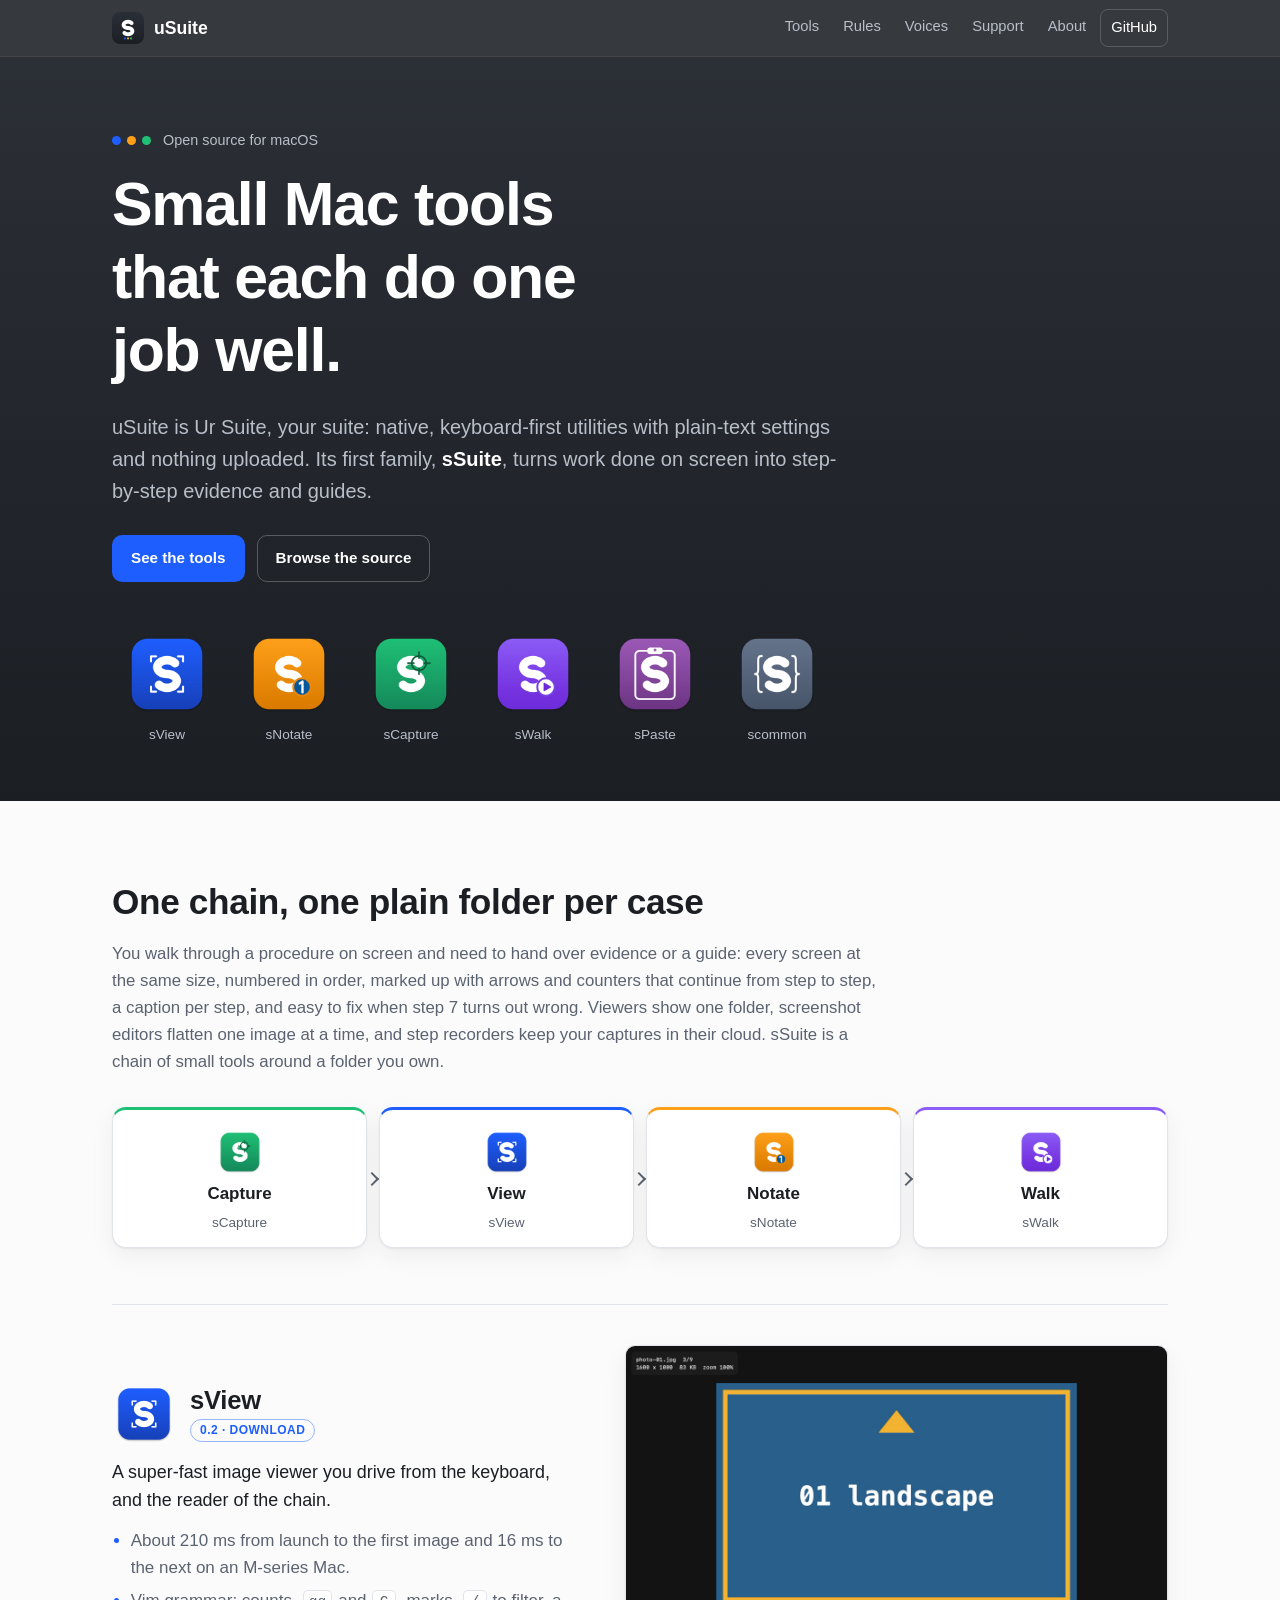
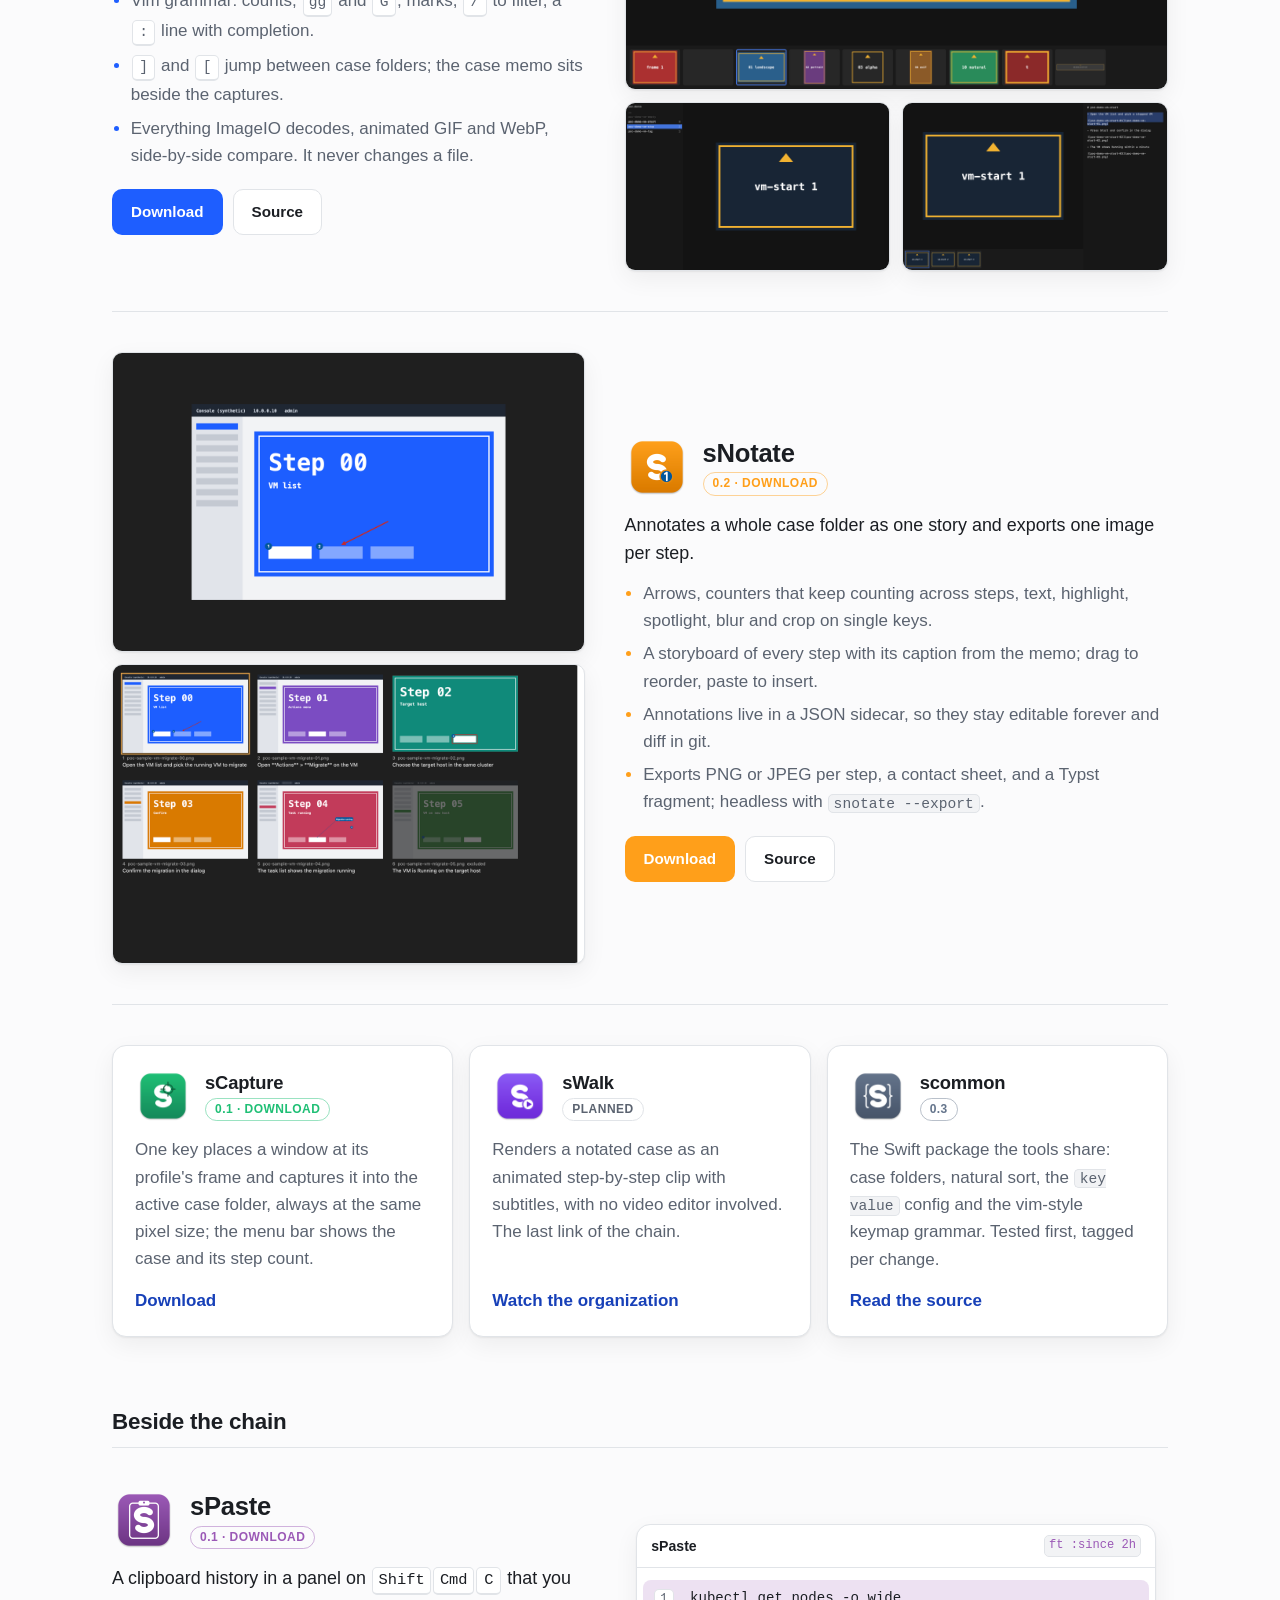
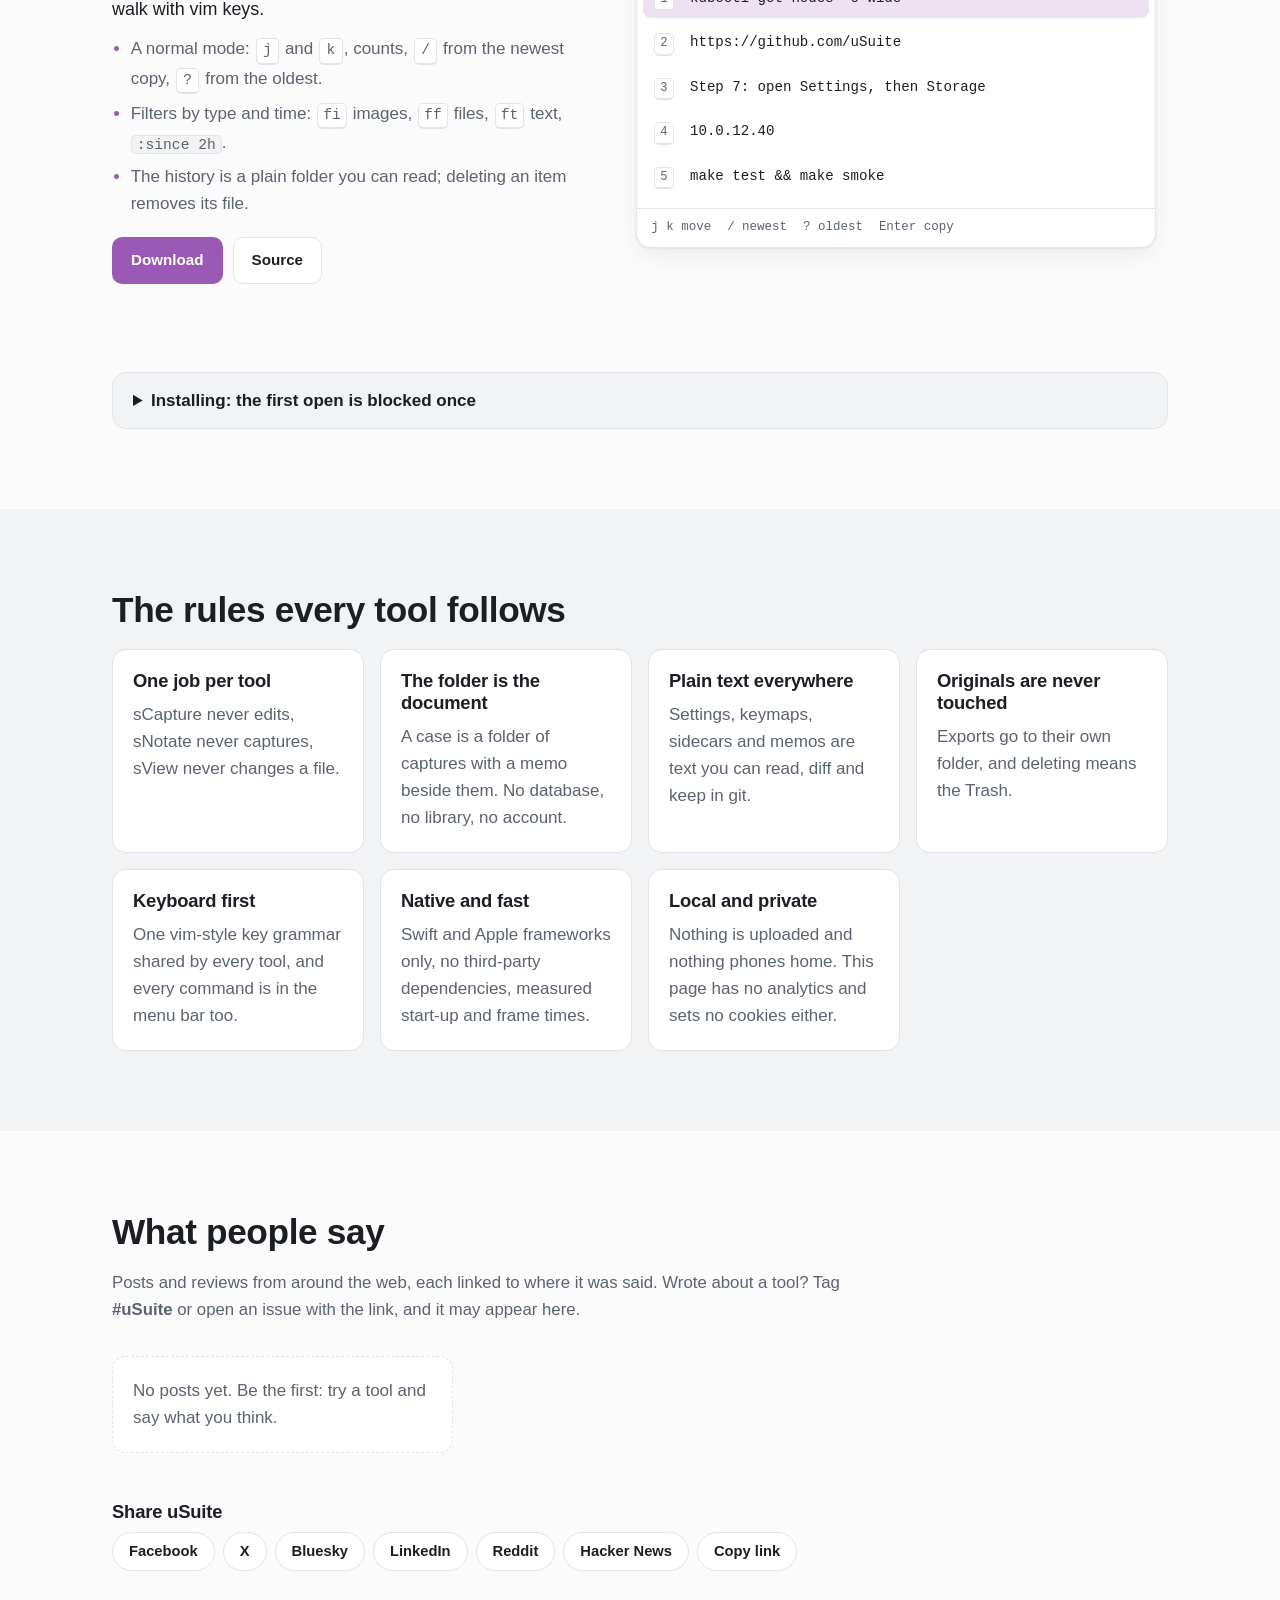
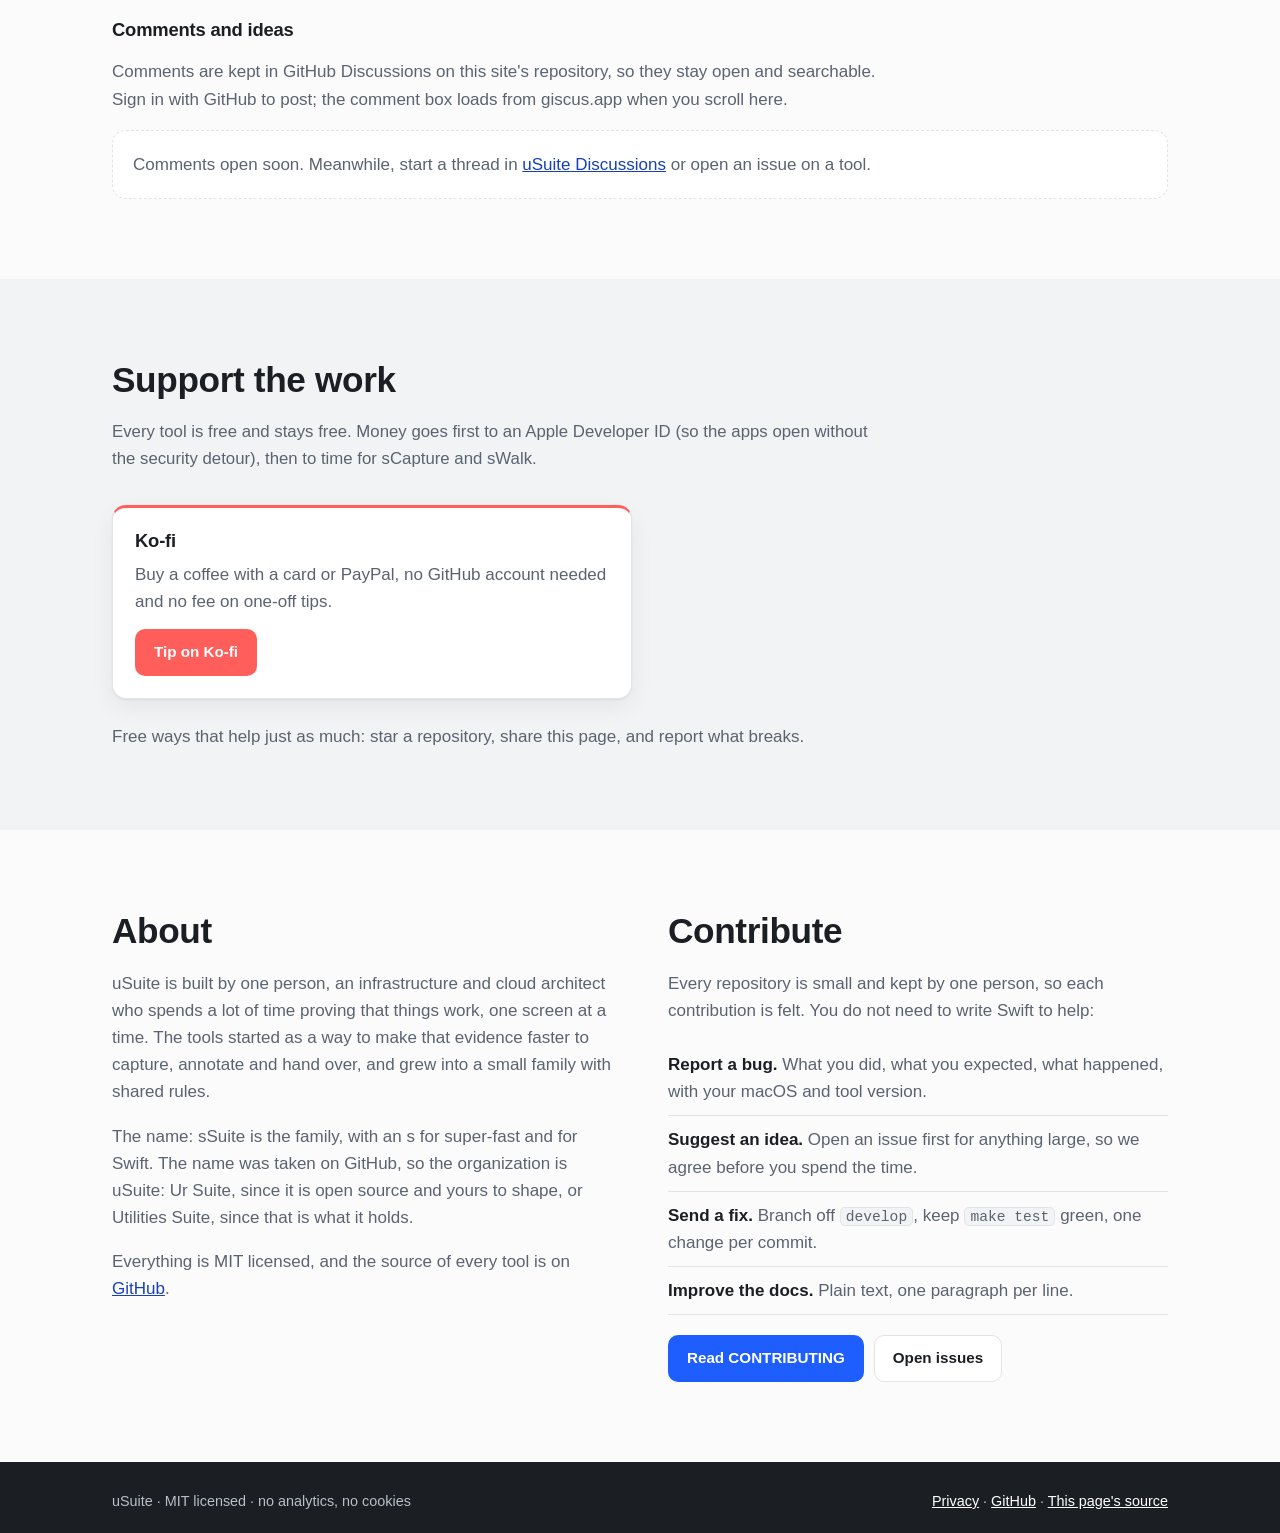
<file: index.html>
<!doctype html>
<html lang="en">
<head>
<meta charset="utf-8">
<meta name="viewport" content="width=device-width, initial-scale=1">
<title>uSuite: small Mac tools that each do one job well</title>
<meta name="description" content="uSuite is a set of small, open-source macOS utilities: native, keyboard-first, plain text, nothing uploaded. Its first family, sSuite, turns work done on screen into step-by-step evidence and guides.">
<meta name="color-scheme" content="light dark">
<meta name="theme-color" content="#1b1e23">
<link rel="canonical" href="https://usuite.github.io/">
<link rel="icon" type="image/png" href="assets/img/favicon.png">
<link rel="apple-touch-icon" href="assets/img/apple-touch-icon.png">

<!-- Link previews on Facebook, LinkedIn, Mastodon, Slack, iMessage. Absolute URLs are required. -->
<meta property="og:type" content="website">
<meta property="og:site_name" content="uSuite">
<meta property="og:url" content="https://usuite.github.io/">
<meta property="og:title" content="uSuite: small Mac tools that each do one job well">
<meta property="og:description" content="Native, keyboard-first, plain text, nothing uploaded. sView, sNotate, sPaste and friends, open source under MIT.">
<meta property="og:image" content="https://usuite.github.io/assets/img/og-card.png">
<meta property="og:image:width" content="1200">
<meta property="og:image:height" content="630">
<meta property="og:image:alt" content="The uSuite logo and the six sSuite app icons">
<meta name="twitter:card" content="summary_large_image">

<link rel="stylesheet" href="assets/site.css">
<script src="assets/site.js" defer></script>
</head>
<body>

<a class="skip" href="#main">Skip to content</a>

<header class="nav">
  <div class="wrap nav-row">
    <a class="brand" href="#top" aria-label="uSuite home">
      <img src="assets/img/usuite.png" alt="" width="32" height="32">
      <span>uSuite</span>
    </a>
    <nav aria-label="Sections">
      <a href="#tools">Tools</a>
      <a href="#rules">Rules</a>
      <a href="#voices">Voices</a>
      <a href="#support">Support</a>
      <a href="#about">About</a>
      <a class="nav-gh" href="https://github.com/uSuite">GitHub</a>
    </nav>
  </div>
</header>

<main id="main">

<section class="hero" id="top">
  <div class="wrap">
    <p class="eyebrow"><span class="dot b"></span><span class="dot a"></span><span class="dot g"></span> Open source for macOS</p>
    <h1>Small Mac tools that each do one job well.</h1>
    <p class="lede">uSuite is Ur Suite, your suite: native, keyboard-first utilities with plain-text settings and nothing uploaded. Its first family, <strong>sSuite</strong>, turns work done on screen into step-by-step evidence and guides.</p>
    <div class="cta">
      <a class="btn primary" href="#tools">See the tools</a>
      <a class="btn" href="https://github.com/uSuite">Browse the source</a>
    </div>
    <ul class="family" aria-label="The family">
      <li><a href="#sview"><img src="assets/img/sview.png" alt="" width="88" height="88"><span>sView</span></a></li>
      <li><a href="#snotate"><img src="assets/img/snotate.png" alt="" width="88" height="88"><span>sNotate</span></a></li>
      <li><a href="#scapture"><img src="assets/img/scapture.png" alt="" width="88" height="88"><span>sCapture</span></a></li>
      <li><a href="#swalk"><img src="assets/img/swalk.png" alt="" width="88" height="88"><span>sWalk</span></a></li>
      <li><a href="#spaste"><img src="assets/img/spaste.png" alt="" width="88" height="88"><span>sPaste</span></a></li>
      <li><a href="#scommon"><img src="assets/img/scommon.png" alt="" width="88" height="88"><span>scommon</span></a></li>
    </ul>
  </div>
</section>

<section class="section" id="tools">
  <div class="wrap">
    <h2>One chain, one plain folder per case</h2>
    <p class="intro">You walk through a procedure on screen and need to hand over evidence or a guide: every screen at the same size, numbered in order, marked up with arrows and counters that continue from step to step, a caption per step, and easy to fix when step 7 turns out wrong. Viewers show one folder, screenshot editors flatten one image at a time, and step recorders keep your captures in their cloud. sSuite is a chain of small tools around a folder you own.</p>

    <ol class="chain" aria-label="The evidence chain">
      <li style="--c:var(--green)"><img src="assets/img/scapture.png" alt="" width="48" height="48"><b>Capture</b><span>sCapture</span></li>
      <li style="--c:var(--blue)"><img src="assets/img/sview.png" alt="" width="48" height="48"><b>View</b><span>sView</span></li>
      <li style="--c:var(--amber)"><img src="assets/img/snotate.png" alt="" width="48" height="48"><b>Notate</b><span>sNotate</span></li>
      <li style="--c:var(--violet)"><img src="assets/img/swalk.png" alt="" width="48" height="48"><b>Walk</b><span>sWalk</span></li>
    </ol>

    <article class="tool" id="sview" style="--c:var(--blue)">
      <div class="tool-text">
        <header><img src="assets/img/sview.png" alt="" width="64" height="64"><div><h3>sView</h3><span class="badge ok">0.2 &middot; download</span></div></header>
        <p class="job">A super-fast image viewer you drive from the keyboard, and the reader of the chain.</p>
        <ul>
          <li>About 210 ms from launch to the first image and 16 ms to the next on an M-series Mac.</li>
          <li>Vim grammar: counts, <kbd>gg</kbd> and <kbd>G</kbd>, marks, <kbd>/</kbd> to filter, a <kbd>:</kbd> line with completion.</li>
          <li><kbd>]</kbd> and <kbd>[</kbd> jump between case folders; the case memo sits beside the captures.</li>
          <li>Everything ImageIO decodes, animated GIF and WebP, side-by-side compare. It never changes a file.</li>
        </ul>
        <div class="links"><a class="btn primary" href="https://github.com/uSuite/sview/releases/latest">Download</a><a class="btn" href="https://github.com/uSuite/sview">Source</a></div>
      </div>
      <figure class="shots">
        <img src="assets/shots/viewer.png" alt="sView showing a capture with the thumbnail strip and the info panel" width="1200" height="760" loading="lazy">
        <div class="thumbs">
          <img src="assets/shots/sidebar.png" alt="The folder sidebar with image counts" width="1200" height="760" loading="lazy">
          <img src="assets/shots/memo.png" alt="The case memo next to a capture" width="1200" height="760" loading="lazy">
        </div>
      </figure>
    </article>

    <article class="tool flip" id="snotate" style="--c:var(--amber)">
      <div class="tool-text">
        <header><img src="assets/img/snotate.png" alt="" width="64" height="64"><div><h3>sNotate</h3><span class="badge ok">0.2 &middot; download</span></div></header>
        <p class="job">Annotates a whole case folder as one story and exports one image per step.</p>
        <ul>
          <li>Arrows, counters that keep counting across steps, text, highlight, spotlight, blur and crop on single keys.</li>
          <li>A storyboard of every step with its caption from the memo; drag to reorder, paste to insert.</li>
          <li>Annotations live in a JSON sidecar, so they stay editable forever and diff in git.</li>
          <li>Exports PNG or JPEG per step, a contact sheet, and a Typst fragment; headless with <code>snotate --export</code>.</li>
        </ul>
        <div class="links"><a class="btn primary" href="https://github.com/uSuite/snotate/releases/latest">Download</a><a class="btn" href="https://github.com/uSuite/snotate">Source</a></div>
      </div>
      <figure class="shots">
        <img src="assets/shots/canvas.png" alt="A step with numbered counters and an arrow" width="1200" height="760" loading="lazy">
        <div class="thumbs one">
          <img src="assets/shots/storyboard.png" alt="The storyboard with captions from the memo" width="1200" height="760" loading="lazy">
        </div>
      </figure>
    </article>

    <div class="cards">
      <article class="card" id="scapture" style="--c:var(--green)">
        <header><img src="assets/img/scapture.png" alt="" width="56" height="56"><div><h3>sCapture</h3><span class="badge ok">0.1 &middot; download</span></div></header>
        <p>One key places a window at its profile's frame and captures it into the active case folder, always at the same pixel size; the menu bar shows the case and its step count.</p>
        <a href="https://github.com/uSuite/scapture/releases/latest">Download</a>
      </article>
      <article class="card" id="swalk" style="--c:var(--violet)">
        <header><img src="assets/img/swalk.png" alt="" width="56" height="56"><div><h3>sWalk</h3><span class="badge">planned</span></div></header>
        <p>Renders a notated case as an animated step-by-step clip with subtitles, with no video editor involved. The last link of the chain.</p>
        <a href="https://github.com/uSuite">Watch the organization</a>
      </article>
      <article class="card" id="scommon" style="--c:var(--slate)">
        <header><img src="assets/img/scommon.png" alt="" width="56" height="56"><div><h3>scommon</h3><span class="badge ok">0.3</span></div></header>
        <p>The Swift package the tools share: case folders, natural sort, the <code>key value</code> config and the vim-style keymap grammar. Tested first, tagged per change.</p>
        <a href="https://github.com/uSuite/scommon">Read the source</a>
      </article>
    </div>

    <h2 class="sub">Beside the chain</h2>
    <article class="tool" id="spaste" style="--c:var(--grape)">
      <div class="tool-text">
        <header><img src="assets/img/spaste.png" alt="" width="64" height="64"><div><h3>sPaste</h3><span class="badge ok">0.1 &middot; download</span></div></header>
        <p class="job">A clipboard history in a panel on <kbd>Shift</kbd><kbd>Cmd</kbd><kbd>C</kbd> that you walk with vim keys.</p>
        <ul>
          <li>A normal mode: <kbd>j</kbd> and <kbd>k</kbd>, counts, <kbd>/</kbd> from the newest copy, <kbd>?</kbd> from the oldest.</li>
          <li>Filters by type and time: <kbd>fi</kbd> images, <kbd>ff</kbd> files, <kbd>ft</kbd> text, <code>:since 2h</code>.</li>
          <li>The history is a plain folder you can read; deleting an item removes its file.</li>
        </ul>
        <div class="links"><a class="btn primary" href="https://github.com/uSuite/spaste/releases/latest">Download</a><a class="btn" href="https://github.com/uSuite/spaste">Source</a></div>
      </div>
      <figure class="shots">
        <div class="panel" role="img" aria-label="A sketch of the sPaste panel filtered to text since two hours ago">
          <div class="panel-bar"><span>sPaste</span><code>ft :since 2h</code></div>
          <ol>
            <li class="sel"><kbd>1</kbd> kubectl get nodes -o wide</li>
            <li><kbd>2</kbd> https://github.com/uSuite</li>
            <li><kbd>3</kbd> Step 7: open Settings, then Storage</li>
            <li><kbd>4</kbd> 10.0.12.40</li>
            <li><kbd>5</kbd> make test &amp;&amp; make smoke</li>
          </ol>
          <div class="panel-foot"><span>j k move</span><span>/ newest</span><span>? oldest</span><span>Enter copy</span></div>
        </div>
      </figure>
    </article>

    <details class="install">
      <summary>Installing: the first open is blocked once</summary>
      <p>Each download is a universal app for macOS 26 or newer. The apps are signed ad hoc, not notarised by Apple, so macOS stops the first open with "Apple could not verify". Choose Done, then allow it once:</p>
      <ul>
        <li>System Settings &gt; Privacy &amp; Security, next to the line saying the app was blocked, choose Open Anyway.</li>
        <li>Or in Terminal: <code>xattr -dr com.apple.quarantine /Applications/sView.app</code> (use the app's name).</li>
      </ul>
      <p>Every tool also builds from source with Xcode 26. A sponsorship is what pays for a Developer ID, which removes this step for everyone.</p>
    </details>
  </div>
</section>

<section class="section alt" id="rules">
  <div class="wrap">
    <h2>The rules every tool follows</h2>
    <div class="rules">
      <div><h3>One job per tool</h3><p>sCapture never edits, sNotate never captures, sView never changes a file.</p></div>
      <div><h3>The folder is the document</h3><p>A case is a folder of captures with a memo beside them. No database, no library, no account.</p></div>
      <div><h3>Plain text everywhere</h3><p>Settings, keymaps, sidecars and memos are text you can read, diff and keep in git.</p></div>
      <div><h3>Originals are never touched</h3><p>Exports go to their own folder, and deleting means the Trash.</p></div>
      <div><h3>Keyboard first</h3><p>One vim-style key grammar shared by every tool, and every command is in the menu bar too.</p></div>
      <div><h3>Native and fast</h3><p>Swift and Apple frameworks only, no third-party dependencies, measured start-up and frame times.</p></div>
      <div><h3>Local and private</h3><p>Nothing is uploaded and nothing phones home. This page has no analytics and sets no cookies either.</p></div>
    </div>
  </div>
</section>

<section class="section" id="voices">
  <div class="wrap">
    <h2>What people say</h2>
    <p class="intro">Posts and reviews from around the web, each linked to where it was said. Wrote about a tool? Tag <b>#uSuite</b> or open an issue with the link, and it may appear here.</p>
    <div class="voices" id="voices-list" aria-live="polite">
      <p class="empty">No posts yet. Be the first: try a tool and say what you think.</p>
    </div>

    <div class="share">
      <h3>Share uSuite</h3>
      <div class="share-row" id="share-row">
        <a data-share="facebook" href="https://www.facebook.com/sharer/sharer.php?u=https%3A%2F%2Fusuite.github.io%2F">Facebook</a>
        <a data-share="x" href="https://x.com/intent/post?url=https%3A%2F%2Fusuite.github.io%2F&amp;text=Small%20Mac%20tools%20that%20each%20do%20one%20job%20well">X</a>
        <a data-share="bluesky" href="https://bsky.app/intent/compose?text=Small%20Mac%20tools%20that%20each%20do%20one%20job%20well%20https%3A%2F%2Fusuite.github.io%2F">Bluesky</a>
        <a data-share="linkedin" href="https://www.linkedin.com/sharing/share-offsite/?url=https%3A%2F%2Fusuite.github.io%2F">LinkedIn</a>
        <a data-share="reddit" href="https://www.reddit.com/submit?url=https%3A%2F%2Fusuite.github.io%2F&amp;title=uSuite%3A%20small%20Mac%20tools%20that%20each%20do%20one%20job%20well">Reddit</a>
        <a data-share="hn" href="https://news.ycombinator.com/submitlink?u=https%3A%2F%2Fusuite.github.io%2F&amp;t=uSuite%3A%20small%20Mac%20tools%20that%20each%20do%20one%20job%20well">Hacker News</a>
        <button type="button" id="copy-link">Copy link</button>
      </div>
    </div>

    <div class="discuss">
      <h3>Comments and ideas</h3>
      <p>Comments are kept in GitHub Discussions on this site's repository, so they stay open and searchable. Sign in with GitHub to post; the comment box loads from giscus.app when you scroll here.</p>
      <div id="giscus" data-repo="uSuite/usuite.github.io" data-repo-id="" data-category="Comments" data-category-id="">
        <p class="empty">Comments open soon. Meanwhile, start a thread in <a href="https://github.com/orgs/uSuite/discussions">uSuite Discussions</a> or open an issue on a tool.</p>
      </div>
    </div>
  </div>
</section>

<section class="section alt" id="support">
  <div class="wrap">
    <h2>Support the work</h2>
    <p class="intro">Every tool is free and stays free. Money goes first to an Apple Developer ID (so the apps open without the security detour), then to time for sCapture and sWalk.</p>
    <div class="cards two">
      <a class="card give" href="https://github.com/sponsors/uSuite" hidden data-todo="remove hidden once GitHub approves the Sponsors profile">
        <h3>GitHub Sponsors</h3>
        <p>Monthly or one-time, no fee taken by GitHub. The Sponsor button also shows on every uSuite repository.</p>
        <span class="btn primary">Sponsor on GitHub</span>
      </a>
      <a class="card give" href="https://ko-fi.com/usuite">
        <h3>Ko-fi</h3>
        <p>Buy a coffee with a card or PayPal, no GitHub account needed and no fee on one-off tips.</p>
        <span class="btn primary">Tip on Ko-fi</span>
      </a>
    </div>
    <p class="free">Free ways that help just as much: star a repository, share this page, and report what breaks.</p>
  </div>
</section>

<section class="section" id="about">
  <div class="wrap two-col">
    <div>
      <h2>About</h2>
      <p>uSuite is built by one person, an infrastructure and cloud architect who spends a lot of time proving that things work, one screen at a time. The tools started as a way to make that evidence faster to capture, annotate and hand over, and grew into a small family with shared rules.</p>
      <p>The name: sSuite is the family, with an s for super-fast and for Swift. The name was taken on GitHub, so the organization is uSuite: Ur Suite, since it is open source and yours to shape, or Utilities Suite, since that is what it holds.</p>
      <p>Everything is MIT licensed, and the source of every tool is on <a href="https://github.com/uSuite">GitHub</a>.</p>
    </div>
    <div id="contribute">
      <h2>Contribute</h2>
      <p>Every repository is small and kept by one person, so each contribution is felt. You do not need to write Swift to help:</p>
      <ul class="steps">
        <li><b>Report a bug.</b> What you did, what you expected, what happened, with your macOS and tool version.</li>
        <li><b>Suggest an idea.</b> Open an issue first for anything large, so we agree before you spend the time.</li>
        <li><b>Send a fix.</b> Branch off <code>develop</code>, keep <code>make test</code> green, one change per commit.</li>
        <li><b>Improve the docs.</b> Plain text, one paragraph per line.</li>
      </ul>
      <div class="links">
        <a class="btn primary" href="https://github.com/uSuite/.github/blob/master/CONTRIBUTING.md">Read CONTRIBUTING</a>
        <a class="btn" href="https://github.com/search?q=org%3AuSuite+is%3Aissue+is%3Aopen&amp;type=issues">Open issues</a>
      </div>
    </div>
  </div>
</section>

</main>

<footer class="foot">
  <div class="wrap foot-row">
    <span>uSuite &middot; MIT licensed &middot; no analytics, no cookies</span>
    <span><a href="privacy.html">Privacy</a> &middot; <a href="https://github.com/uSuite">GitHub</a> &middot; <a href="https://github.com/uSuite/usuite.github.io">This page's source</a></span>
  </div>
</footer>

</body>
</html>
</file>
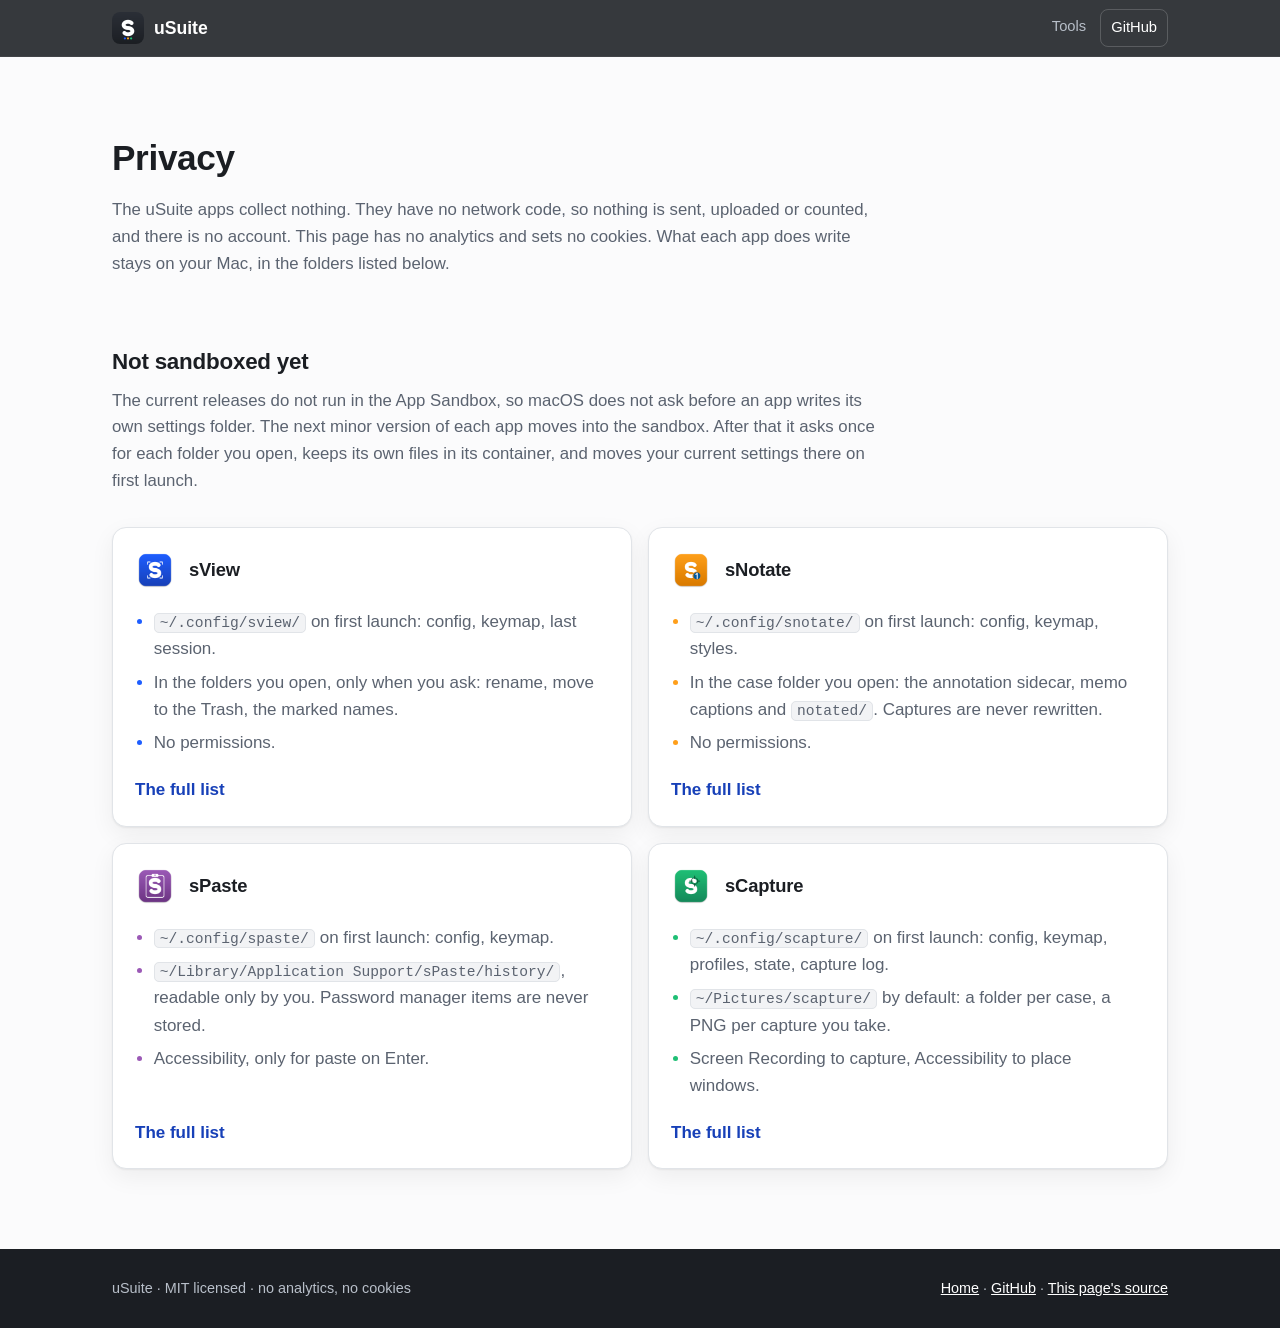
<file: privacy.html>
<!doctype html>
<html lang="en">
<head>
<meta charset="utf-8">
<meta name="viewport" content="width=device-width, initial-scale=1">
<title>Privacy: uSuite</title>
<meta name="description" content="The uSuite apps collect nothing and have no network code. Here is every folder each app reads and writes on your Mac, and when.">
<meta name="color-scheme" content="light dark">
<meta name="theme-color" content="#1b1e23">
<link rel="canonical" href="https://usuite.github.io/privacy.html">
<link rel="icon" type="image/png" href="assets/img/favicon.png">
<link rel="apple-touch-icon" href="assets/img/apple-touch-icon.png">
<link rel="stylesheet" href="assets/site.css">
</head>
<body>

<a class="skip" href="#main">Skip to content</a>

<header class="nav">
  <div class="wrap nav-row">
    <a class="brand" href="./" aria-label="uSuite home">
      <img src="assets/img/usuite.png" alt="" width="32" height="32">
      <span>uSuite</span>
    </a>
    <nav aria-label="Sections">
      <a href="./#tools">Tools</a>
      <a class="nav-gh" href="https://github.com/uSuite">GitHub</a>
    </nav>
  </div>
</header>

<main id="main">

<section class="section">
  <div class="wrap">
    <h2>Privacy</h2>
    <p class="intro">The uSuite apps collect nothing. They have no network code, so nothing is sent, uploaded or counted, and there is no account. This page has no analytics and sets no cookies. What each app does write stays on your Mac, in the folders listed below.</p>

    <h2 class="sub">Not sandboxed yet</h2>
    <p class="intro">The current releases do not run in the App Sandbox, so macOS does not ask before an app writes its own settings folder. The next minor version of each app moves into the sandbox. After that it asks once for each folder you open, keeps its own files in its container, and moves your current settings there on first launch.</p>

    <div class="cards two privacy">
      <article class="card" style="--c:var(--blue)">
        <header><img src="assets/img/sview.png" alt="" width="40" height="40"><h3>sView</h3></header>
        <ul>
          <li><code>~/.config/sview/</code> on first launch: config, keymap, last session.</li>
          <li>In the folders you open, only when you ask: rename, move to the Trash, the marked names.</li>
          <li>No permissions.</li>
        </ul>
        <a href="https://github.com/uSuite/sview#what-it-reads-and-writes">The full list</a>
      </article>
      <article class="card" style="--c:var(--amber)">
        <header><img src="assets/img/snotate.png" alt="" width="40" height="40"><h3>sNotate</h3></header>
        <ul>
          <li><code>~/.config/snotate/</code> on first launch: config, keymap, styles.</li>
          <li>In the case folder you open: the annotation sidecar, memo captions and <code>notated/</code>. Captures are never rewritten.</li>
          <li>No permissions.</li>
        </ul>
        <a href="https://github.com/uSuite/snotate#what-it-reads-and-writes">The full list</a>
      </article>
      <article class="card" style="--c:var(--grape)">
        <header><img src="assets/img/spaste.png" alt="" width="40" height="40"><h3>sPaste</h3></header>
        <ul>
          <li><code>~/.config/spaste/</code> on first launch: config, keymap.</li>
          <li><code>~/Library/Application Support/sPaste/history/</code>, readable only by you. Password manager items are never stored.</li>
          <li>Accessibility, only for paste on Enter.</li>
        </ul>
        <a href="https://github.com/uSuite/spaste#what-it-reads-and-writes">The full list</a>
      </article>
      <article class="card" style="--c:var(--green)">
        <header><img src="assets/img/scapture.png" alt="" width="40" height="40"><h3>sCapture</h3></header>
        <ul>
          <li><code>~/.config/scapture/</code> on first launch: config, keymap, profiles, state, capture log.</li>
          <li><code>~/Pictures/scapture/</code> by default: a folder per case, a PNG per capture you take.</li>
          <li>Screen Recording to capture, Accessibility to place windows.</li>
        </ul>
        <a href="https://github.com/uSuite/scapture#what-it-reads-and-writes">The full list</a>
      </article>
    </div>
  </div>
</section>

</main>

<footer class="foot">
  <div class="wrap foot-row">
    <span>uSuite &middot; MIT licensed &middot; no analytics, no cookies</span>
    <span><a href="./">Home</a> &middot; <a href="https://github.com/uSuite">GitHub</a> &middot; <a href="https://github.com/uSuite/usuite.github.io">This page's source</a></span>
  </div>
</footer>

</body>
</html>
</file>
<file: assets/site.css>
/* uSuite landing page. Colours are the family's icon hues from scommon/brand. */

:root {
  --blue: #1e5eff;
  --amber: #ff9f1a;
  --green: #1fbf75;
  --violet: #8b5cf6;
  --grape: #9b59b6;
  --slate: #64748b;

  --bg: #fbfbfc;
  --bg-alt: #f2f3f5;
  --surface: #ffffff;
  --text: #1b1e23;
  --muted: #5b6370;
  --line: #e1e4e8;
  --hero-1: #2b2f36;
  --hero-2: #1b1e23;
  --hero-text: #ffffff;
  --hero-muted: #b8bfc9;
  --link: #1740b8;
  --shadow: 0 1px 2px rgb(0 0 0 / .06), 0 8px 24px rgb(0 0 0 / .06);

  --radius: 14px;
  --wrap: 1120px;
  --font: -apple-system, BlinkMacSystemFont, "SF Pro Text", "Segoe UI", Roboto, "Helvetica Neue", Arial, sans-serif;
  --mono: ui-monospace, "SF Mono", Menlo, Consolas, monospace;
}

@media (prefers-color-scheme: dark) {
  :root {
    --bg: #15171b;
    --bg-alt: #1b1e23;
    --surface: #22262c;
    --text: #e9ecf0;
    --muted: #a3abb6;
    --line: #2f343b;
    --hero-1: #23272e;
    --hero-2: #121418;
    --link: #7ea2ff;
    --shadow: 0 1px 2px rgb(0 0 0 / .4), 0 8px 24px rgb(0 0 0 / .3);
  }
}

*, *::before, *::after { box-sizing: border-box; }
[hidden] { display: none !important; }
html { scroll-behavior: smooth; scroll-padding-top: 72px; }
@media (prefers-reduced-motion: reduce) { html { scroll-behavior: auto; } }
body {
  margin: 0;
  background: var(--bg);
  color: var(--text);
  font: 17px/1.6 var(--font);
  -webkit-font-smoothing: antialiased;
}
img { max-width: 100%; height: auto; }
a { color: var(--link); }
h1, h2, h3 { line-height: 1.2; margin: 0 0 .5em; letter-spacing: -.01em; }
h2 { font-size: clamp(1.6rem, 3.2vw, 2.2rem); }
h3 { font-size: 1.15rem; }
code, kbd { font-family: var(--mono); font-size: .86em; }
code { background: var(--bg-alt); border: 1px solid var(--line); border-radius: 5px; padding: .05em .35em; }
kbd {
  display: inline-block; min-width: 1.6em; text-align: center;
  background: var(--surface); border: 1px solid var(--line); border-bottom-width: 2px;
  border-radius: 5px; padding: 0 .35em; margin: 0 .08em;
}

.wrap { max-width: var(--wrap); margin: 0 auto; padding: 0 16px; }
@media (min-width: 720px) { .wrap { padding: 0 32px; } }

.skip { position: absolute; left: -999px; }
.skip:focus { left: 16px; top: 8px; z-index: 10; background: var(--surface); padding: 8px 12px; border-radius: 8px; }

/* Navigation */
.nav {
  position: sticky; top: 0; z-index: 5;
  background: color-mix(in srgb, var(--hero-2) 88%, transparent);
  backdrop-filter: saturate(160%) blur(12px);
  -webkit-backdrop-filter: saturate(160%) blur(12px);
  border-bottom: 1px solid rgb(255 255 255 / .06);
}
.nav-row { display: flex; align-items: center; justify-content: space-between; height: 56px; gap: 16px; }
.brand { display: flex; align-items: center; gap: 10px; color: #fff; text-decoration: none; font-weight: 700; font-size: 1.1rem; }
.brand img { border-radius: 8px; }
.nav nav { display: flex; gap: 4px; overflow-x: auto; scrollbar-width: none; }
.nav nav a { color: var(--hero-muted); text-decoration: none; font-size: .92rem; padding: 6px 10px; border-radius: 8px; white-space: nowrap; }
.nav nav a:hover { color: #fff; background: rgb(255 255 255 / .08); }
.nav nav a.nav-gh { color: #fff; border: 1px solid rgb(255 255 255 / .18); }
@media (max-width: 640px) { .nav nav a:not(.nav-gh):not([href="#tools"]):not([href="#support"]) { display: none; } }

/* Hero */
.hero {
  background: linear-gradient(180deg, var(--hero-1), var(--hero-2));
  color: var(--hero-text);
  padding: 72px 0 56px;
}
.eyebrow { display: flex; align-items: center; gap: 6px; color: var(--hero-muted); font-size: .9rem; margin: 0 0 16px; }
.dot { width: 9px; height: 9px; border-radius: 50%; display: inline-block; }
.dot.b { background: var(--blue); } .dot.a { background: var(--amber); } .dot.g { background: var(--green); margin-right: 6px; }
.hero h1 { font-size: clamp(2.2rem, 6vw, 3.8rem); max-width: 15ch; margin-bottom: .4em; letter-spacing: -.02em; }
.lede { font-size: clamp(1.05rem, 2vw, 1.25rem); color: var(--hero-muted); max-width: 46rem; margin: 0 0 28px; }
.lede strong { color: #fff; }
.cta { display: flex; flex-wrap: wrap; gap: 12px; }
.hero .btn:not(.primary) { color: #fff; border-color: rgb(255 255 255 / .25); background: transparent; }

.family { list-style: none; padding: 0; margin: 48px 0 0; display: grid; grid-template-columns: repeat(6, 1fr); gap: 12px; max-width: 720px; }
.family a { display: flex; flex-direction: column; align-items: center; gap: 6px; color: var(--hero-muted); text-decoration: none; font-size: .85rem; }
.family img { width: 88px; transition: transform .15s ease; }
.family a:hover img { transform: translateY(-3px); }
.family a:hover { color: #fff; }
@media (max-width: 560px) { .family { grid-template-columns: repeat(3, 1fr); } .family img { width: 72px; } }

/* Buttons */
.btn {
  display: inline-flex; align-items: center; justify-content: center;
  padding: 10px 18px; border-radius: 10px; font-weight: 600; font-size: .95rem;
  text-decoration: none; color: var(--text); background: var(--surface);
  border: 1px solid var(--line); cursor: pointer;
}
.btn.primary { background: var(--c, var(--blue)); border-color: transparent; color: #fff; }
.btn:hover { filter: brightness(1.08); }
.links { display: flex; flex-wrap: wrap; gap: 10px; margin-top: 20px; }

/* Sections */
.section { padding: 80px 0; }
.section.alt { background: var(--bg-alt); }
.intro { color: var(--muted); max-width: 48rem; margin: 0 0 32px; font-size: 1.05rem; }
h2.sub { margin-top: 72px; font-size: 1.4rem; }

/* The chain */
.chain { list-style: none; padding: 0; margin: 0 0 56px; display: grid; grid-template-columns: repeat(4, 1fr); gap: 12px; counter-reset: step; }
.chain li {
  position: relative; display: flex; flex-direction: column; align-items: center; gap: 4px;
  background: var(--surface); border: 1px solid var(--line); border-top: 3px solid var(--c);
  border-radius: var(--radius); padding: 18px 8px 14px; box-shadow: var(--shadow);
}
.chain li span { color: var(--muted); font-size: .85rem; }
.chain li:not(:last-child)::after {
  content: ""; position: absolute; right: -11px; top: 50%; width: 10px; height: 10px;
  border-top: 2px solid var(--muted); border-right: 2px solid var(--muted); transform: translateY(-50%) rotate(45deg);
}
@media (max-width: 560px) {
  .chain { grid-template-columns: repeat(2, 1fr); }
  .chain li:nth-child(2)::after { display: none; }
}

/* Tool showcases */
.tool {
  display: grid; grid-template-columns: 1fr 1.15fr; gap: 40px; align-items: center;
  padding: 40px 0; border-top: 1px solid var(--line);
}
.tool > * { min-width: 0; }
.tool.flip .tool-text { order: 2; }
.tool header, .card header { display: flex; align-items: center; gap: 14px; margin-bottom: 12px; }
.tool header h3 { font-size: 1.6rem; margin: 0; }
.card header h3 { margin: 0; }
.job { font-size: 1.12rem; margin: 0 0 12px; }
.tool ul { padding-left: 1.1em; margin: 0; color: var(--muted); }
.tool li { margin: 6px 0; }
.tool li::marker { color: var(--c); }
.badge {
  display: inline-block; font-size: .75rem; font-weight: 600; text-transform: uppercase; letter-spacing: .04em;
  color: var(--muted); border: 1px solid var(--line); border-radius: 999px; padding: 1px 9px; margin-top: 4px;
}
.badge.ok { color: var(--c); border-color: color-mix(in srgb, var(--c) 45%, transparent); }
.shots { margin: 0; }
.shots > img, .thumbs img { border-radius: 10px; border: 1px solid var(--line); box-shadow: var(--shadow); display: block; background: var(--surface); }
.thumbs { display: grid; grid-template-columns: 1fr 1fr; gap: 12px; margin-top: 12px; }
.thumbs.one { grid-template-columns: 1fr; }
@media (max-width: 860px) {
  .tool { grid-template-columns: 1fr; gap: 24px; }
  .tool.flip .tool-text { order: 0; }
}

/* sPaste panel sketch */
.panel {
  background: var(--surface); border: 1px solid var(--line); border-radius: 14px; box-shadow: var(--shadow);
  font-family: var(--mono); font-size: .88rem; overflow: hidden; max-width: 520px; margin: 0 auto;
}
.panel-bar { display: flex; justify-content: space-between; align-items: center; padding: 10px 14px; border-bottom: 1px solid var(--line); font-family: var(--font); font-weight: 600; }
.panel-bar code { font-weight: 400; color: var(--grape); }
.panel ol { list-style: none; margin: 0; padding: 6px; }
.panel li { padding: 7px 10px; border-radius: 8px; white-space: nowrap; overflow: hidden; text-overflow: ellipsis; }
.panel li kbd { margin-right: 8px; color: var(--muted); }
.panel li.sel { background: color-mix(in srgb, var(--grape) 18%, transparent); }
.panel-foot { display: flex; flex-wrap: wrap; gap: 6px 16px; padding: 9px 14px; border-top: 1px solid var(--line); color: var(--muted); font-size: .78rem; }

/* Cards */
.cards { display: grid; grid-template-columns: repeat(3, 1fr); gap: 16px; padding-top: 40px; border-top: 1px solid var(--line); }
.cards.two { grid-template-columns: repeat(2, 1fr); border-top: 0; padding-top: 0; }
@media (max-width: 860px) { .cards, .cards.two { grid-template-columns: 1fr; } }
.card {
  background: var(--surface); border: 1px solid var(--line); border-radius: var(--radius);
  padding: 22px; box-shadow: var(--shadow); display: flex; flex-direction: column;
}
.card p { color: var(--muted); margin: 0 0 14px; flex: 1; }
.card > a { font-weight: 600; text-decoration: none; }
.privacy .card ul { padding-left: 1.1em; margin: 0 0 14px; color: var(--muted); flex: 1; }
.privacy .card li { margin: 6px 0; overflow-wrap: anywhere; }
.privacy .card li::marker { color: var(--c); }
.privacy .card header img { border-radius: 9px; }
.card.give { text-decoration: none; color: var(--text); border-top: 3px solid var(--c, var(--grape)); }
.card.give:hover { transform: translateY(-2px); transition: transform .15s ease; }
.card.give .btn { align-self: flex-start; }
.card.give:first-child { --c: #2b2f36; }
.card.give:last-child { --c: #ff5e5b; }
@media (prefers-color-scheme: dark) { .card.give:first-child { --c: #4b5563; } }
.free { color: var(--muted); margin: 24px 0 0; }

/* Install note */
.install { margin-top: 48px; background: var(--bg-alt); border: 1px solid var(--line); border-radius: var(--radius); padding: 14px 20px; }
.install summary { cursor: pointer; font-weight: 600; }
.install p, .install ul { color: var(--muted); }

/* Rules */
.rules { display: grid; grid-template-columns: repeat(auto-fill, minmax(240px, 1fr)); gap: 16px; }
.rules > div { background: var(--surface); border: 1px solid var(--line); border-radius: var(--radius); padding: 20px; }
.rules p { margin: 0; color: var(--muted); }

/* Voices */
.voices { display: grid; grid-template-columns: repeat(auto-fill, minmax(300px, 1fr)); gap: 16px; }
.voice { background: var(--surface); border: 1px solid var(--line); border-radius: var(--radius); padding: 20px; margin: 0; box-shadow: var(--shadow); display: flex; flex-direction: column; gap: 12px; }
.voice blockquote { margin: 0; font-size: 1.02rem; }
.voice figcaption { color: var(--muted); font-size: .9rem; display: flex; justify-content: space-between; gap: 8px; }
.voice figcaption a { text-decoration: none; }
.empty { color: var(--muted); background: var(--surface); border: 1px dashed var(--line); border-radius: var(--radius); padding: 20px; margin: 0; }

.share, .discuss { margin-top: 48px; }
.share-row { display: flex; flex-wrap: wrap; gap: 8px; }
.share-row a, .share-row button {
  font: inherit; font-size: .92rem; font-weight: 600; color: var(--text); text-decoration: none;
  background: var(--surface); border: 1px solid var(--line); border-radius: 999px; padding: 7px 16px; cursor: pointer;
}
.share-row a:hover, .share-row button:hover { border-color: var(--muted); }
.discuss > p { color: var(--muted); max-width: 48rem; }

/* About and contribute */
.two-col { display: grid; grid-template-columns: 1fr 1fr; gap: 56px; }
@media (max-width: 860px) { .two-col { grid-template-columns: 1fr; gap: 40px; } }
.two-col p { color: var(--muted); }
.steps { list-style: none; padding: 0; margin: 0; }
.steps li { padding: 10px 0; border-bottom: 1px solid var(--line); color: var(--muted); }
.steps b { color: var(--text); }

/* Footer */
.foot { background: var(--hero-2); color: var(--hero-muted); font-size: .9rem; padding: 28px 0; }
.foot a { color: #fff; }
.foot-row { display: flex; flex-wrap: wrap; justify-content: space-between; gap: 8px; }
</file>
